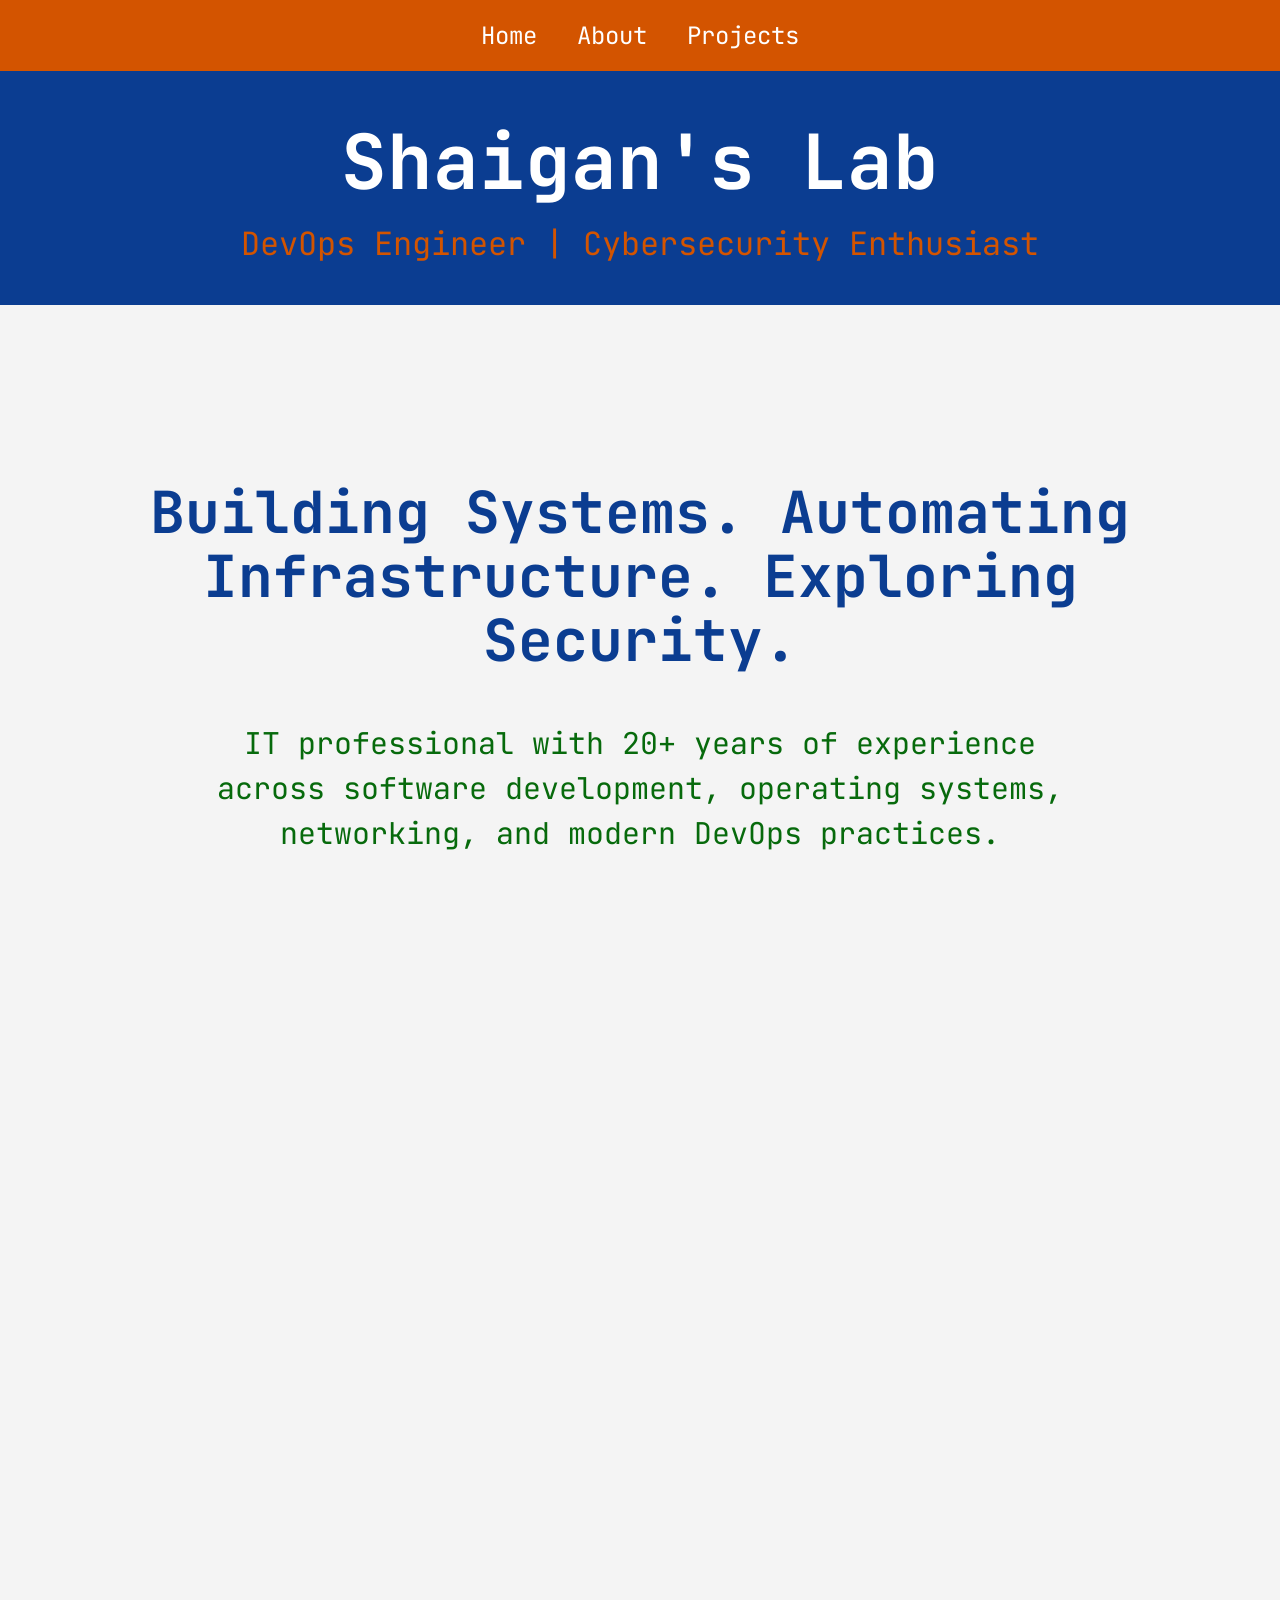
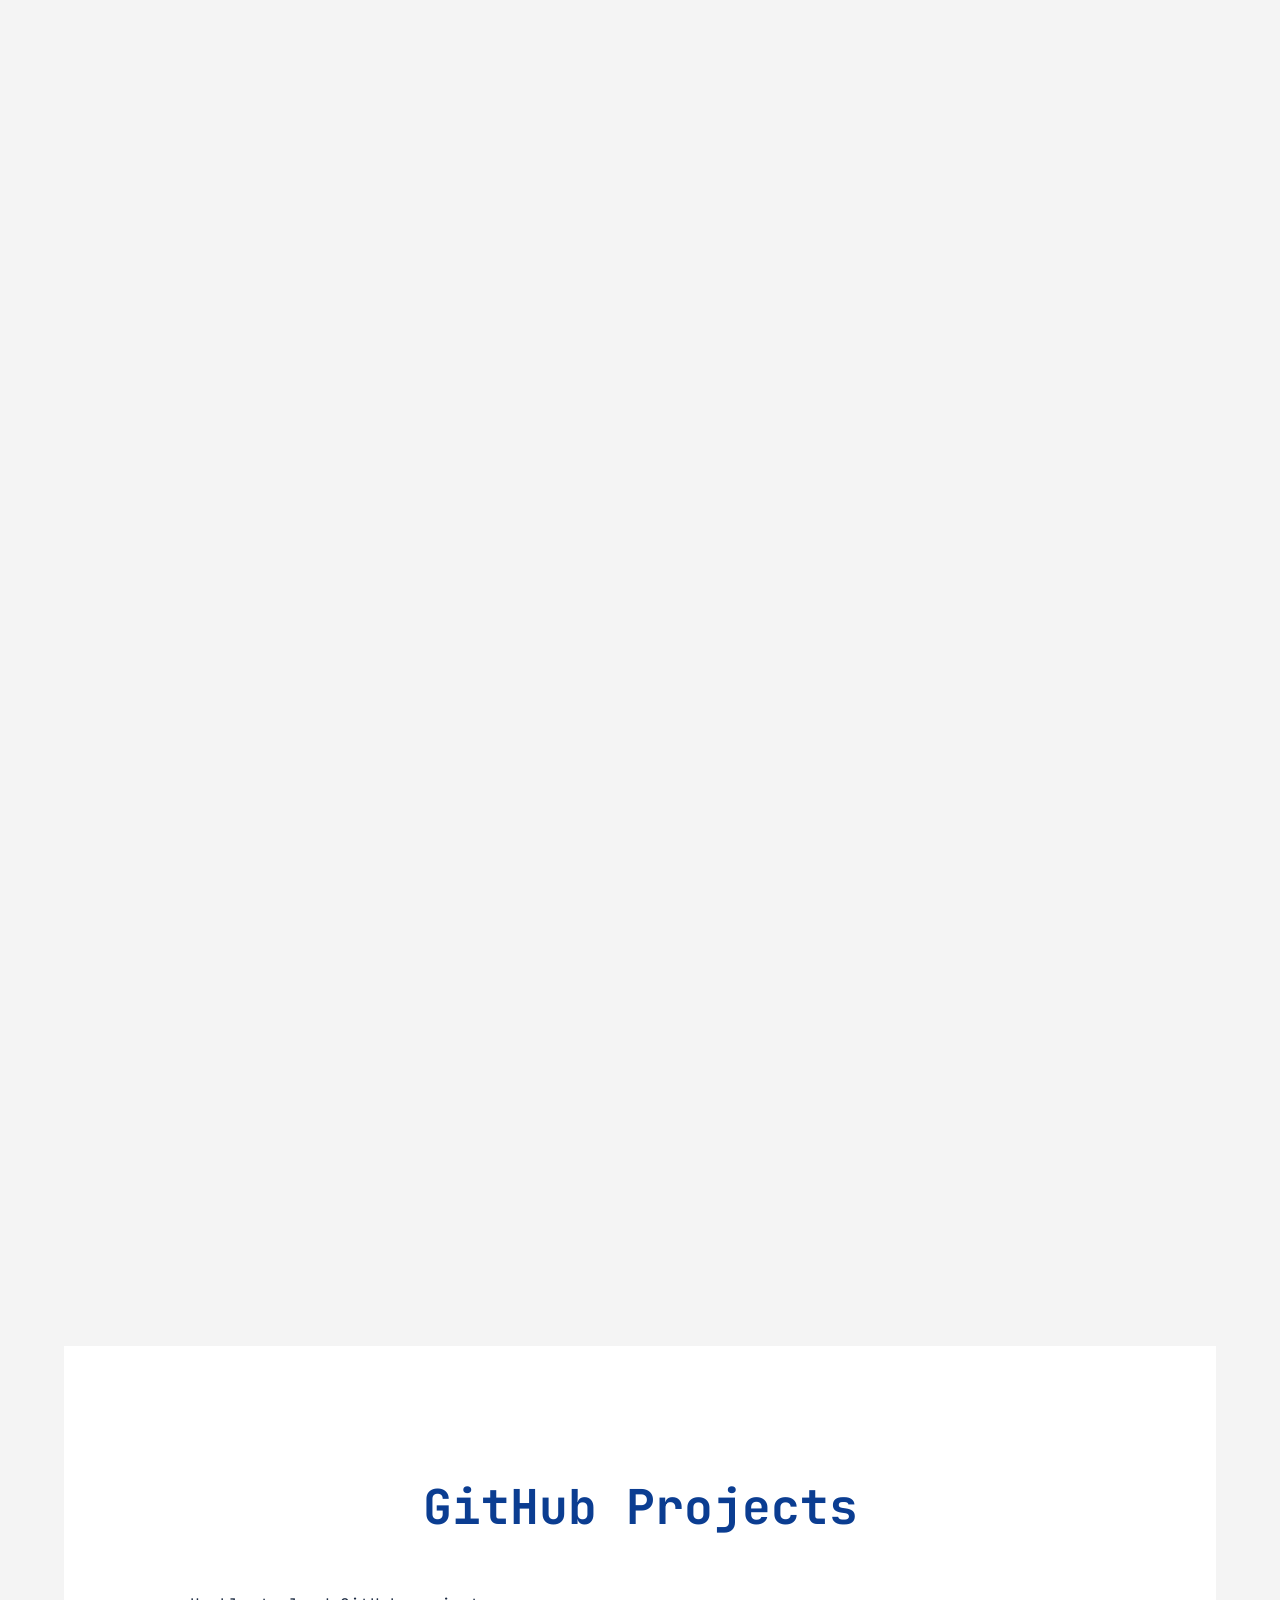
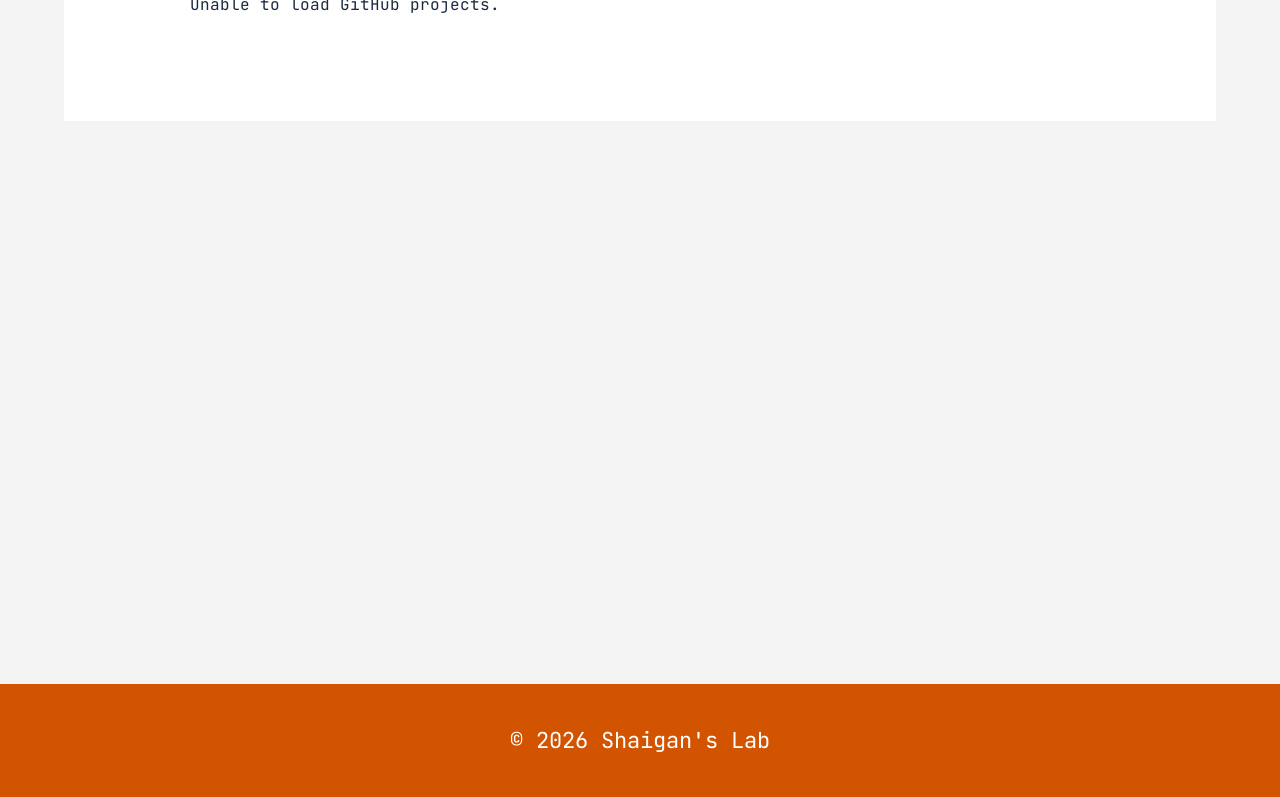
<file: index.html>
<!DOCTYPE html>
<html lang="en">

<head>
    <meta charset="UTF-8">
    <meta name="viewport" content="width=device-width, initial-scale=1.0">

    <title>Shaigan's Lab | DevOps & Cybersecurity</title>
    <link href="https://fonts.googleapis.com/css2?family=JetBrains+Mono:wght@400;700&display=swap" rel="stylesheet">
    <link rel="stylesheet" href="style.css">
</head>

<body>
	
<nav>
    <a href="index.html">Home</a>
    <a href="about.html">About</a>
    <a href="projects.html">Projects</a>
</nav>

<header>
    <h1>Shaigan's Lab</h1>
    <p>DevOps Engineer | Cybersecurity Enthusiast</p>
</header>


<section id="hero">

    <h2>Building Systems. Automating Infrastructure. Exploring Security.</h2>

    <p>
        IT professional with 20+ years of experience across
        software development, operating systems, networking,
        and modern DevOps practices.
    </p>

</section>


<section id="skills">

    <h2>Technical Experience</h2>

    <div class="skills">

        <div>
            <h3>Development</h3>
            <p>
                Python, JavaScript, PHP, HTML/CSS,
                Apache, MySQL, WordPress
            </p>
        </div>


        <div>
            <h3>Systems & Infrastructure</h3>
            <p>
                Linux, Debian, Windows,
                Servers, Networking, VPN Infrastructure
            </p>
        </div>


        <div>
            <h3>DevOps</h3>
            <p>
                Git, GitHub, Docker, CI/CD,
                Cloud Platforms, Automation
            </p>
        </div>


        <div>
            <h3>Cybersecurity</h3>
            <p>
                System Hardening, Network Security,
                Security Testing Labs
            </p>
        </div>

    </div>

</section>


<section id="projects">

    <h2>Featured Projects</h2>

    <div class="project-grid">

        <article class="project-card">

            <h3>Debian Home Lab</h3>

            <p>
                Linux-based home infrastructure focused on
                system administration, networking, automation,
                and security experimentation.
            </p>

            <span>Debian · Linux · Networking</span>

	    <div class="project-links">
                <a href="debian-home-lab.html">View Project</a>
                <a href="https://github.com/ShaigansCyberLab" target="_blank" rel="noopener noreferrer">GitHub</a>
            </div>

        </article>


        <article class="project-card">

            <h3>VPN Infrastructure</h3>

            <p>
                Secure VPN infrastructure exploring remote access,
                encrypted networking, DNS, routing, and
                infrastructure security.
            </p>

            <span>OpenVPN · WireGuard · Networking</span>
            <div class="project-links">
                <a href="https://github.com/ShaigansCyberLab" target="_blank" rel="noopener noreferrer">View Project</a>
                <a href="https://github.com/ShaigansCyberLab" target="_blank" rel="noopener noreferrer">GitHub</a>
            </div>
        </article>


        <article class="project-card">

            <h3>DevOps Lab</h3>

            <p>
                Practical DevOps environment covering Git,
                Docker, CI/CD, automation, infrastructure,
                and deployment workflows.
            </p>

            <span>Git · Docker · CI/CD</span>
            <div class="project-links">
                <a href="https://github.com/ShaigansCyberLab/devops-lab" target="_blank" rel="noopener noreferrer">View Project</a>
                <a href="https://github.com/ShaigansCyberLab" target="_blank" rel="noopener noreferrer">GitHub</a>
            </div>
        </article>


        <article class="project-card">

            <h3>Web Applications</h3>

            <p>
                Web development projects combining frontend,
                backend, databases, server configuration,
                and deployment.
            </p>

            <span>PHP · Python · JavaScript · MySQL</span>
            <div class="project-links">
                <a href="https://github.com/ShaigansCyberLab/CRUD_SYSTEM_PHP" target="_blank" rel="noopener noreferrer">View Project</a>
                <a href="https://github.com/ShaigansCyberLab" target="_blank" rel="noopener noreferrer">GitHub</a>
            </div>
        </article>

    </div>

</section>

<section id="github-projects">

    <h2>GitHub Projects</h2>

    <div id="github-project-grid" class="project-grid">
        <p>Loading GitHub projects...</p>
    </div>

</section>

<section id="terminal">
    <h2>Interactive Terminal</h2>

    <div class="terminal-window">
        <div class="terminal-output">
            <p>Welcome to Shaigan's Lab.</p>
            <p>Type <span>help</span> to see available commands.</p>
        </div>

        <div class="terminal-input">
            <span>shaigan@lab:~$</span>
            <input type="text" aria-label="Terminal command" autocomplete="off">
        </div>
    </div>
</section>

<footer>

    <p>
        © 2026 Shaigan's Lab
    </p>

</footer>


<script src="script.js"></script>

</body>

</html>
</file>
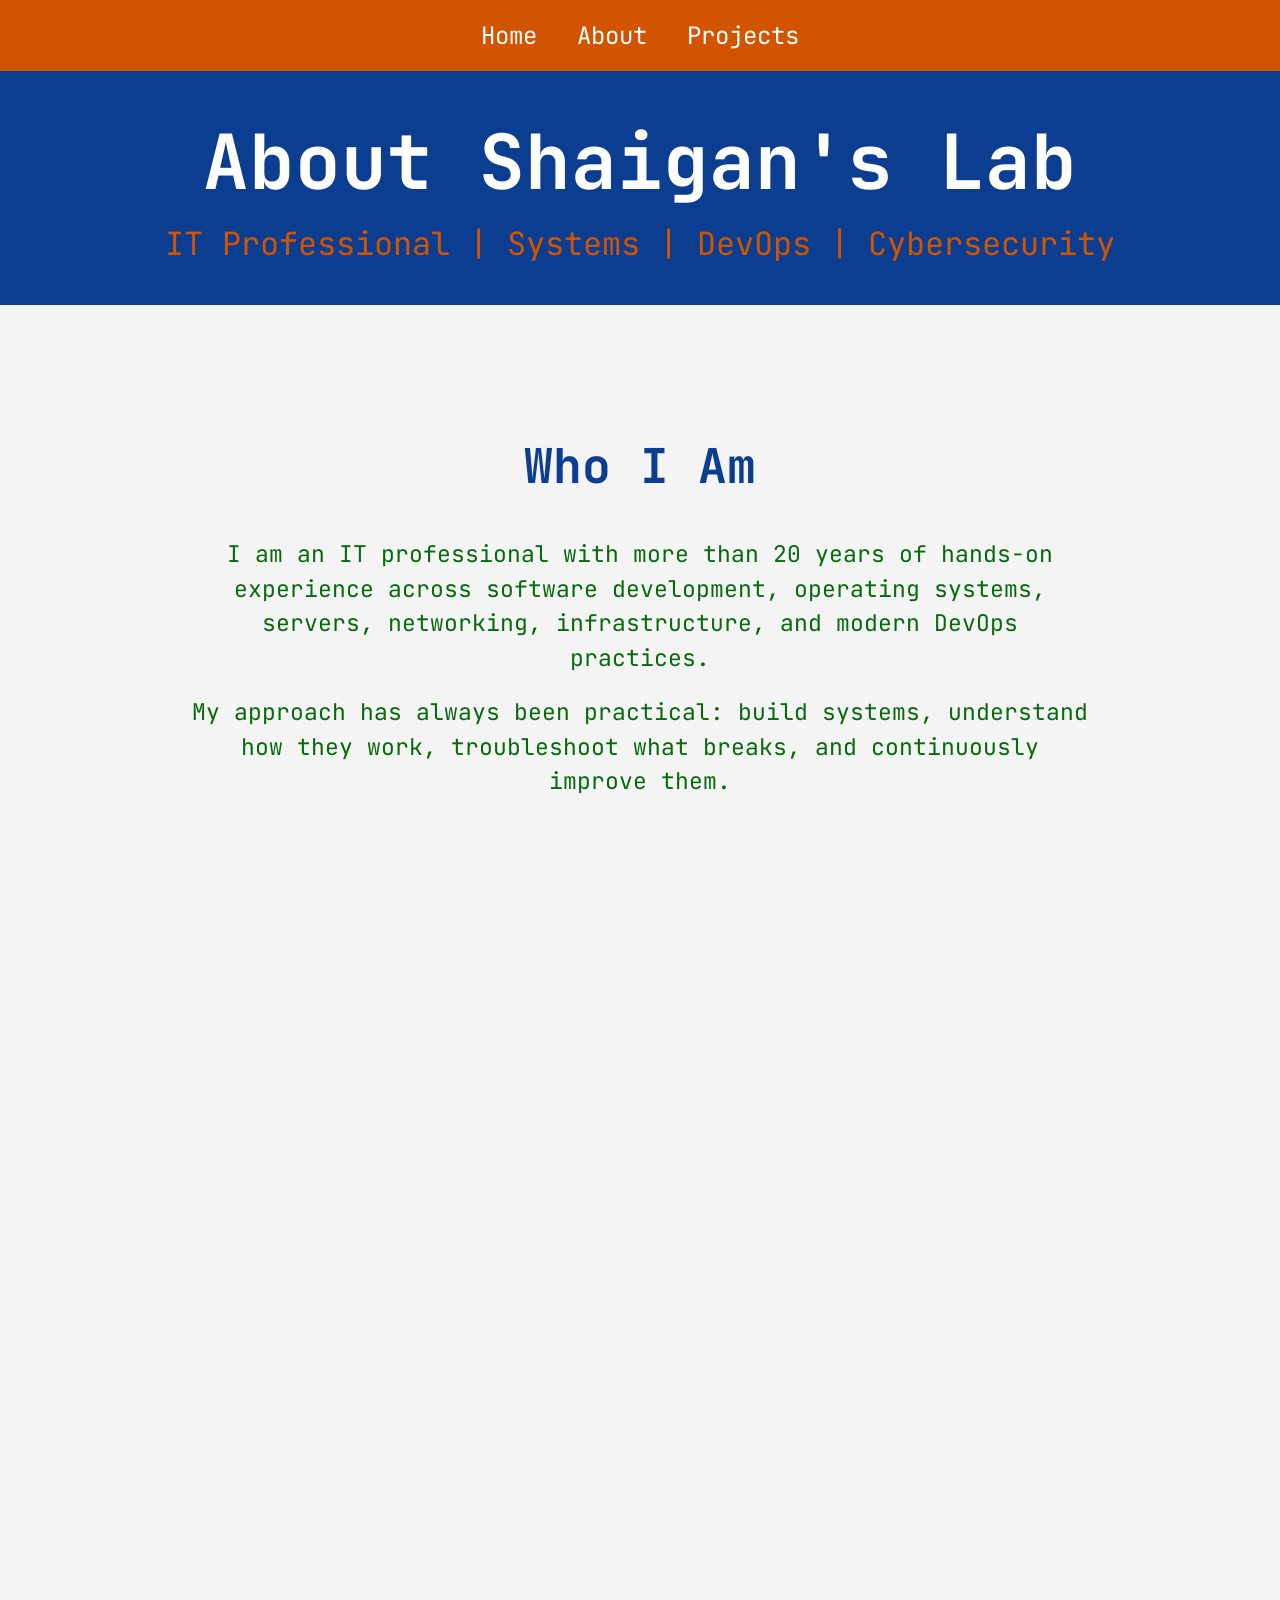
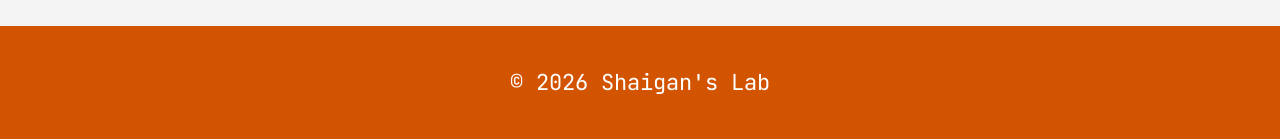
<file: about.html>
<!DOCTYPE html>
<html lang="en">

<head>
    <meta charset="UTF-8">
    <meta name="viewport" content="width=device-width, initial-scale=1.0">

    <title>About | Shaigan's Lab</title>

    <link href="https://fonts.googleapis.com/css2?family=JetBrains+Mono:wght@400;700&display=swap" rel="stylesheet">
    <link rel="stylesheet" href="style.css">
</head>

<body>

<nav>
    <a href="index.html">Home</a>
    <a href="about.html">About</a>
    <a href="projects.html">Projects</a>
</nav>


<header>

    <h1>About Shaigan's Lab</h1>

    <p>
        IT Professional | Systems | DevOps | Cybersecurity
    </p>

</header>


<section id="about">

    <h2>Who I Am</h2>

    <p>
        I am an IT professional with more than 20 years of
        hands-on experience across software development,
        operating systems, servers, networking, infrastructure,
        and modern DevOps practices.
    </p>

    <p>
        My approach has always been practical: build systems,
        understand how they work, troubleshoot what breaks,
        and continuously improve them.
    </p>

</section>


<section id="background">

    <h2>Professional Background</h2>

    <p>
        My experience spans software development, Linux and
        Windows administration, server infrastructure,
        networking, VPNs, web technologies, databases,
        automation, and security.
    </p>

    <p>
        Over time, these areas naturally came together into
        a broader interest in DevOps, infrastructure
        automation, cloud technologies, and cybersecurity.
    </p>

</section>


<section id="focus">

    <h2>Technical Focus</h2>

    <div class="about-grid">

        <div class="about-card">

            <h3>Development</h3>

            <p>
                PHP, Python, JavaScript, HTML/CSS,
                MySQL, Apache, and WordPress.
            </p>

        </div>


        <div class="about-card">

            <h3>Systems</h3>

            <p>
                Linux, Debian, Windows, servers,
                virtualization, and system administration.
            </p>

        </div>


        <div class="about-card">

            <h3>Infrastructure</h3>

            <p>
                Networking, DNS, VPN infrastructure,
                routing, automation, and deployment.
            </p>

        </div>


        <div class="about-card">

            <h3>Security</h3>

            <p>
                System hardening, network security,
                security testing, and security labs.
            </p>

        </div>

    </div>

</section>


<section id="approach">

    <h2>How I Work</h2>

    <p>
        I prefer learning and solving problems by working
        directly with real systems rather than relying only
        on theory.
    </p>

    <p>
        I break complex problems into smaller components,
        inspect the system, test changes, troubleshoot failures,
        and automate repetitive work whenever possible.
    </p>

</section>


<section id="exploring">

    <h2>Currently Exploring</h2>

    <p>
        DevOps, Docker, CI/CD, cloud infrastructure,
        cybersecurity, local AI, automation, and
        increasingly complex infrastructure projects.
    </p>

</section>


<footer>

    <p>© 2026 Shaigan's Lab</p>

</footer>


<script src="script.js"></script>

</body>

</html>
</file>
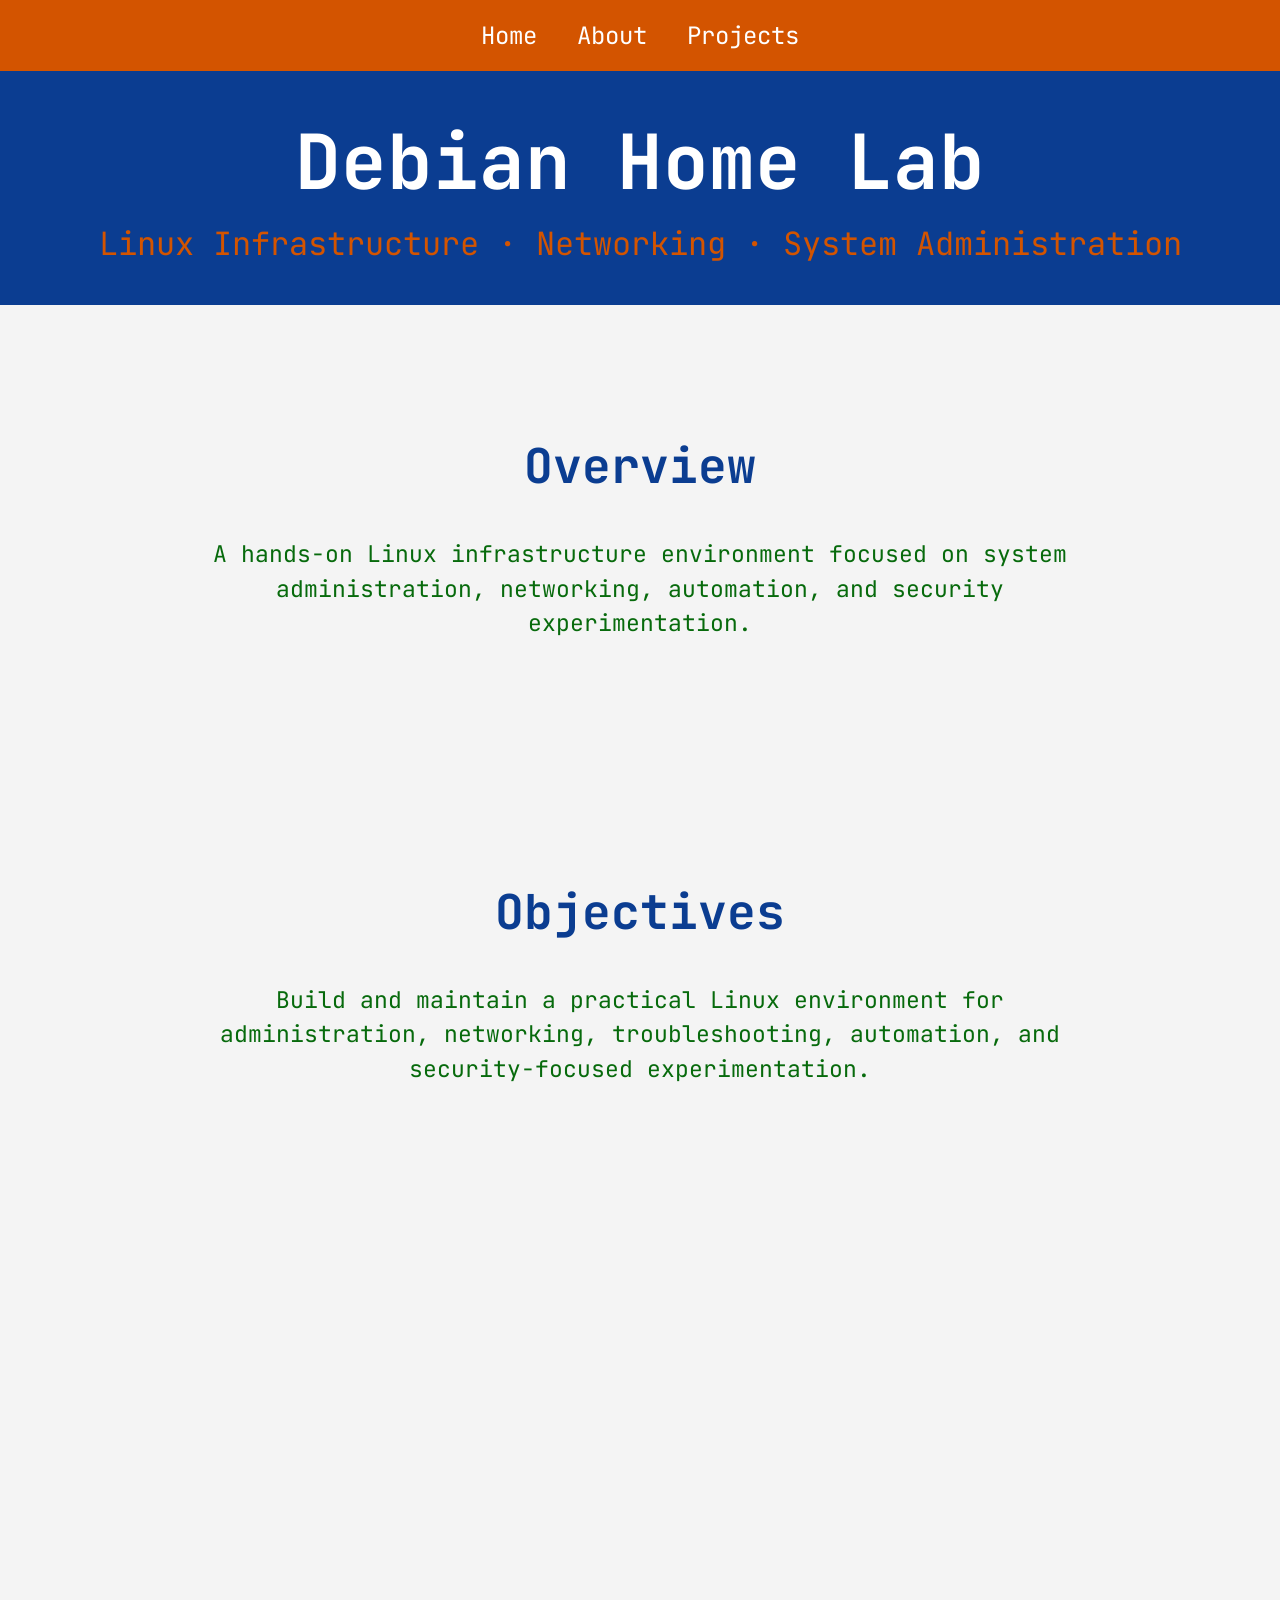
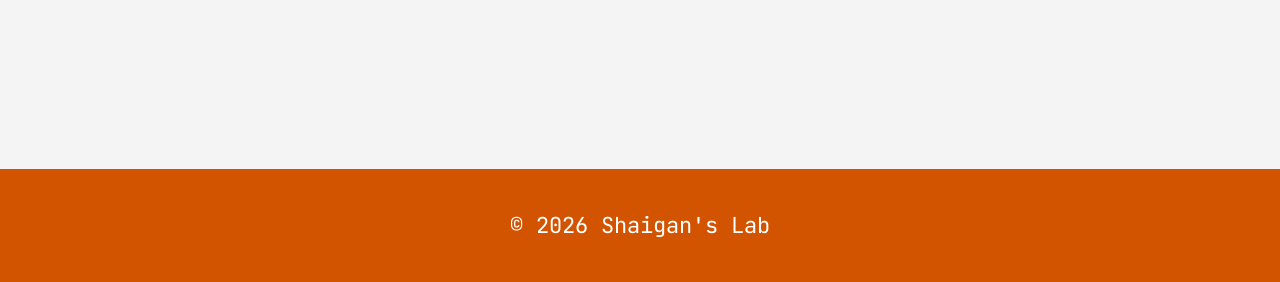
<file: debian-home-lab.html>
<!DOCTYPE html>
<html lang="en">

<head>
    <meta charset="UTF-8">
    <meta name="viewport" content="width=device-width, initial-scale=1.0">

    <title>Debian Home Lab | Shaigan's Lab</title>

    <link href="https://fonts.googleapis.com/css2?family=JetBrains+Mono:wght@400;700&display=swap" rel="stylesheet">
    <link rel="stylesheet" href="style.css">
</head>

<body>

<nav>
    <a href="index.html">Home</a>
    <a href="about.html">About</a>
    <a href="projects.html">Projects</a>
</nav>

<header>
    <h1>Debian Home Lab</h1>
    <p>Linux Infrastructure · Networking · System Administration</p>
</header>

<section id="project-overview">
    <h2>Overview</h2>

    <p>
        A hands-on Linux infrastructure environment focused on
        system administration, networking, automation, and security experimentation.
    </p>
</section>

<section id="project-objectives">
    <h2>Objectives</h2>

    <p>
        Build and maintain a practical Linux environment for
        administration, networking, troubleshooting, automation,
        and security-focused experimentation.
    </p>
</section>

<section id="project-environment">
    <h2>Environment</h2>

    <div class="project-info-grid">

        <div class="project-info-card">
            <h3>Operating System</h3>
            <p>Debian Linux</p>
        </div>

        <div class="project-info-card">
            <h3>Networking</h3>
            <p>Routing · DNS · VPN · Network Services</p>
        </div>

        <div class="project-info-card">
            <h3>Administration</h3>
            <p>Users · Permissions · Services · Storage</p>
        </div>

        <div class="project-info-card">
            <h3>Tools</h3>
            <p>Git · SSH · ADB · OpenVPN · WireGuard</p>
        </div>

    </div>
</section>

<section id="project-work">
    <h2>What I Built</h2>

    <p>
        Practical infrastructure work involving Linux configuration,
        network services, VPN connectivity, system troubleshooting,
        and command-line administration.
    </p>
</section>

<section id="project-security">
    <h2>Security Focus</h2>

    <p>
        The lab provides an environment for exploring system hardening,
        network security, secure remote access, and controlled security testing.
    </p>
</section>

<section id="project-learning">
    <h2>Challenges & Results</h2>

    <p>
        Real-world troubleshooting and configuration challenges are used
        to strengthen practical administration, networking, and infrastructure skills.
    </p>
</section>

<section id="project-back">
    <a href="projects.html">← Back to Projects</a>
</section>

<footer>
    <p>© 2026 Shaigan's Lab</p>
</footer>

<script src="script.js"></script>

</body>
</html>
</file>
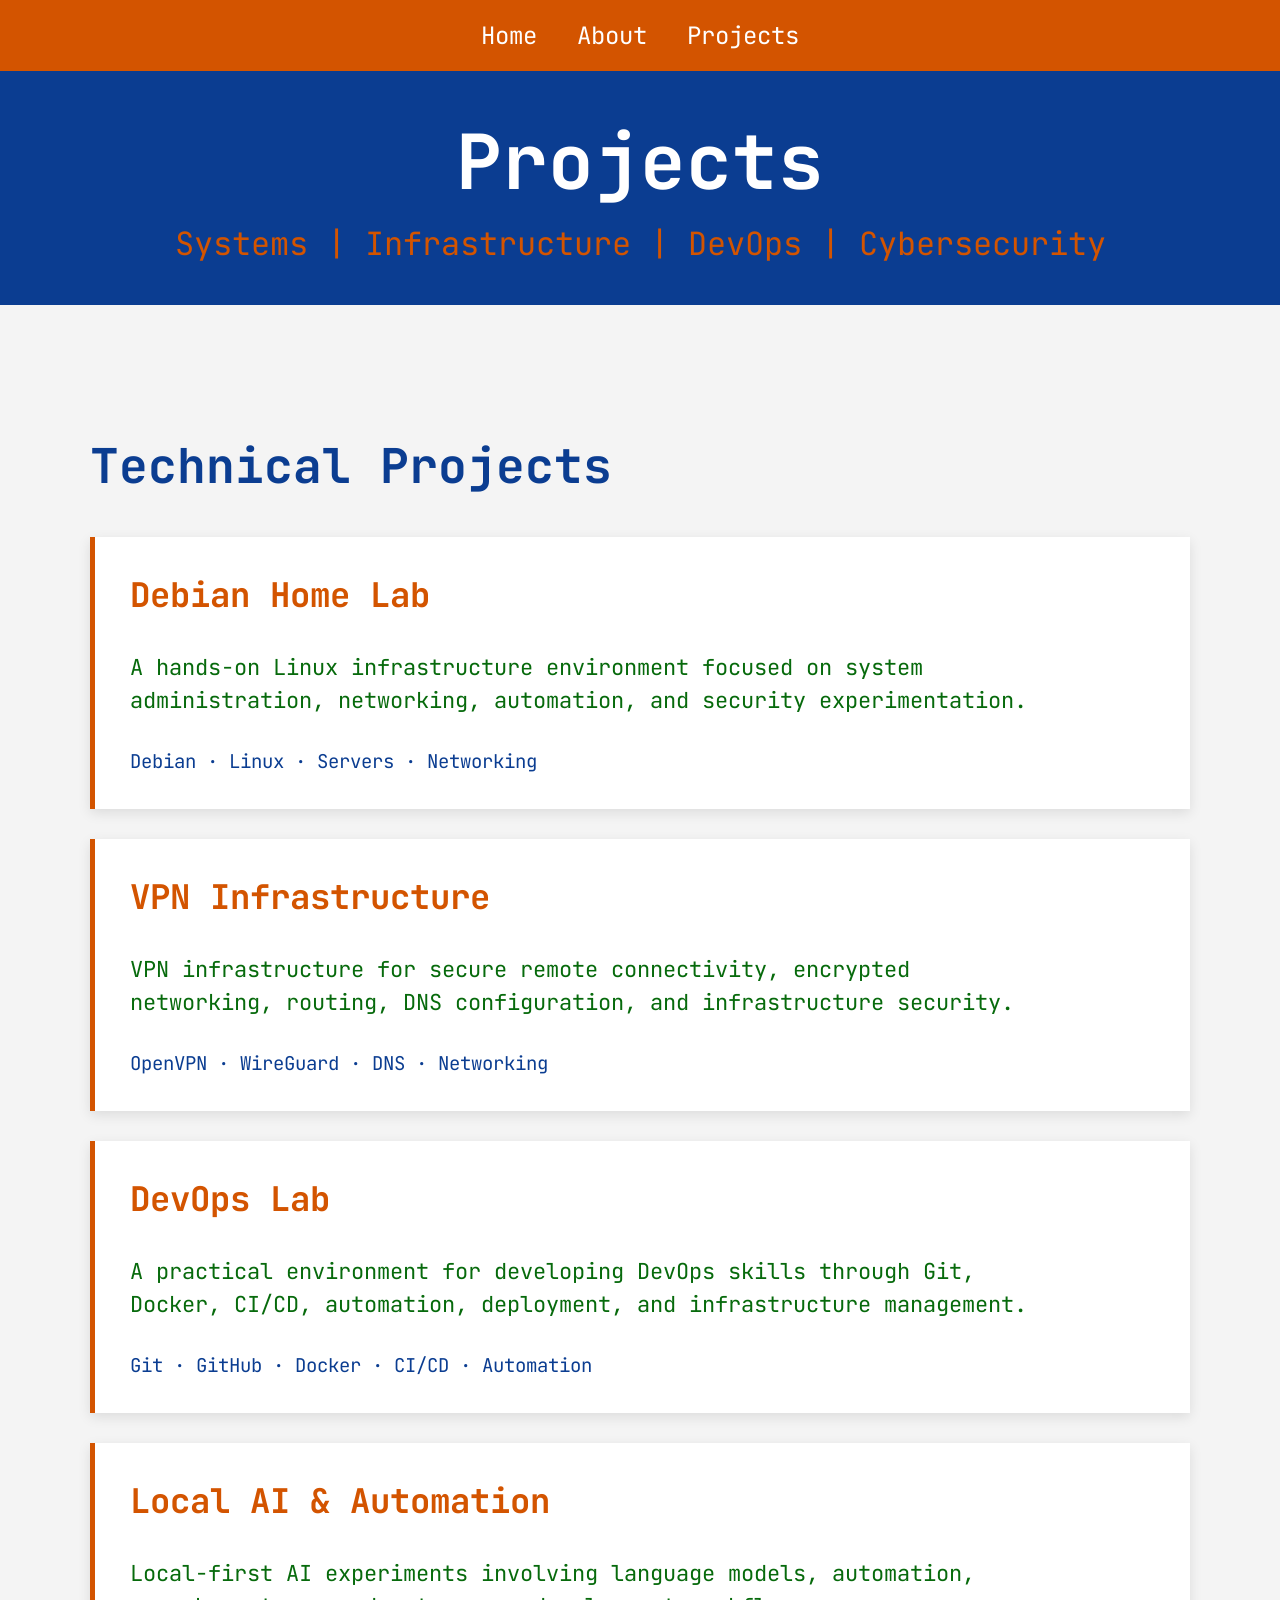
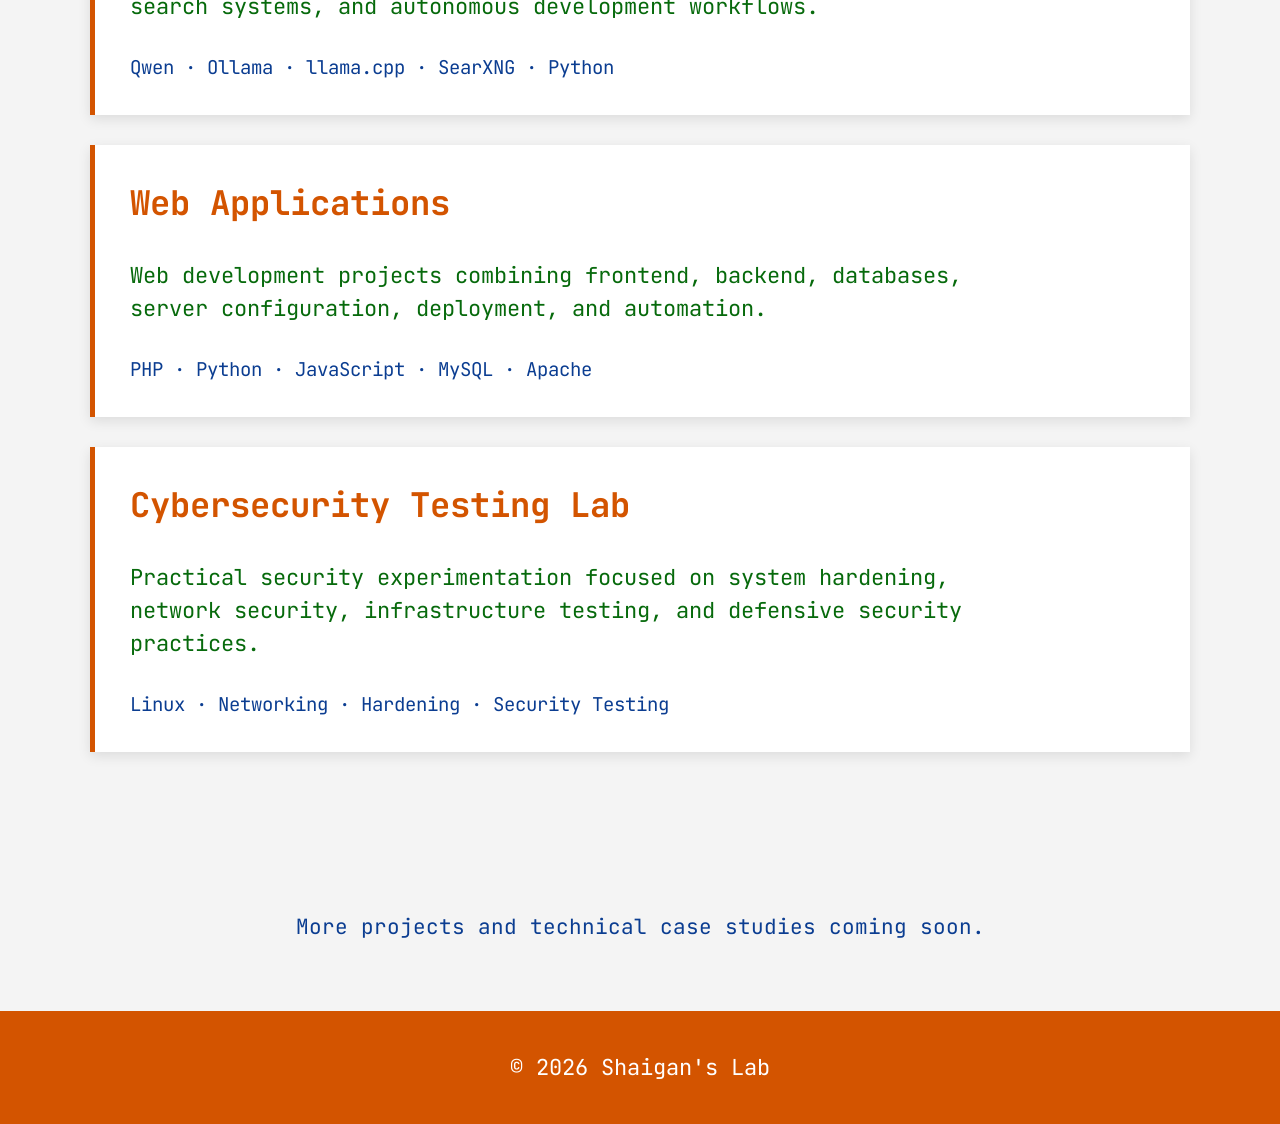
<file: projects.html>
<!DOCTYPE html>
<html lang="en">

<head>
    <meta charset="UTF-8">
    <meta name="viewport" content="width=device-width, initial-scale=1.0">

    <title>Projects | Shaigan's Lab</title>

    <link href="https://fonts.googleapis.com/css2?family=JetBrains+Mono:wght@400;700&display=swap" rel="stylesheet">
    <link rel="stylesheet" href="style.css">
</head>

<body>

<nav>
    <a href="index.html">Home</a>
    <a href="about.html">About</a>
    <a href="projects.html">Projects</a>
</nav>


<header>

    <h1>Projects</h1>

    <p>
        Systems | Infrastructure | DevOps | Cybersecurity
    </p>

</header>


<section id="project-list">

    <h2>Technical Projects</h2>


    <article class="project-detail">

        <h3>Debian Home Lab</h3>

        <p>
            A hands-on Linux infrastructure environment focused
            on system administration, networking, automation,
            and security experimentation.
        </p>

        <span>
            Debian · Linux · Servers · Networking
        </span>

    </article>


    <article class="project-detail">

        <h3>VPN Infrastructure</h3>

        <p>
            VPN infrastructure for secure remote connectivity,
            encrypted networking, routing, DNS configuration,
            and infrastructure security.
        </p>

        <span>
            OpenVPN · WireGuard · DNS · Networking
        </span>

    </article>


    <article class="project-detail">

        <h3>DevOps Lab</h3>

        <p>
            A practical environment for developing DevOps skills
            through Git, Docker, CI/CD, automation, deployment,
            and infrastructure management.
        </p>

        <span>
            Git · GitHub · Docker · CI/CD · Automation
        </span>

    </article>


    <article class="project-detail">

        <h3>Local AI & Automation</h3>

        <p>
            Local-first AI experiments involving language models,
            automation, search systems, and autonomous development
            workflows.
        </p>

        <span>
            Qwen · Ollama · llama.cpp · SearXNG · Python
        </span>

    </article>


    <article class="project-detail">

        <h3>Web Applications</h3>

        <p>
            Web development projects combining frontend,
            backend, databases, server configuration,
            deployment, and automation.
        </p>

        <span>
            PHP · Python · JavaScript · MySQL · Apache
        </span>

    </article>


    <article class="project-detail">

        <h3>Cybersecurity Testing Lab</h3>

        <p>
            Practical security experimentation focused on
            system hardening, network security, infrastructure
            testing, and defensive security practices.
        </p>

        <span>
            Linux · Networking · Hardening · Security Testing
        </span>

    </article>

</section>

    <div class="project-bottom-space">
        <p>More projects and technical case studies coming soon.</p>
    </div>

<footer>

    <p>© 2026 Shaigan's Lab</p>

</footer>


<script src="script.js"></script>

</body>

</html>
</file>
<file: style.css>
/* =========================
   Base
   ========================= */

* {
    box-sizing: border-box;
}

html {
    scroll-behavior: smooth;
}

body {
    font-family: "JetBrains Mono", monospace;
    background: #f4f4f4;
    color: #1b2a41;
    margin: 0;
    padding: 0;
    overflow-x: hidden;
}

/* =========================
   Navigation
   ========================= */

nav {
    text-align: center;
    padding: 20px;
    background: #d35400;
}

nav a {
    color: white;
    text-decoration: none;
    margin: 15px;
    font-size: 24px;

    transition:
        color 0.4s ease,
        transform 0.3s ease;
}

nav a:hover {
    color: #0b3d91;
}


/* =========================
   Header
   ========================= */

header {
    background: #0b3d91;
    color: #d35400;
    text-align: center;
    padding: 40px;
}

header h1 {
    font-size: clamp(38px, 6vw, 76px);
    margin: 0 0 10px;
    color: #ffffff;
}

header p {
    font-size: clamp(19px, 2.5vw, 32px);
    margin: 0;
}


/* =========================
   Sections
   ========================= */

section {
    width: min(90%, 1300px);
    padding-top: clamp(45px, 7vw, 100px);
    padding-bottom: clamp(45px, 7vw, 100px);
    margin: auto;
}

h2 {
    color: #0b3d91;
    font-size: clamp(30px, 4vw, 48px);
}


/* =========================
   Hero
   ========================= */

#hero {
    width: min(90%, 1100px);

    padding-top: clamp(60px, 10vw, 140px);
    padding-bottom: clamp(60px, 10vw, 140px);

    margin: auto;
    text-align: center;
}

#hero h2{
    transition: color 0.4s ease;
}

#hero h2 {
    color: #0b3d91;

    font-size: clamp(30px, 5vw, 58px);
    line-height: 1.1;
}

#hero p {
   
    color: #076A0C;
    font-size: clamp(19px, 2.5vw, 30px);
    line-height: 1.5;

    max-width: min(90%, 900px);
    margin: auto;
}

#hero:has(p:hover) h2 {
    color: #d35400;
}


/* =========================
   Skills
   ========================= */

.skills {
    display: grid;

    grid-template-columns:
        repeat(2, minmax(300px, 1fr));

    gap: 30px;
}

.skills div {
    background: #ffffff;
    color: #d35400;

    border-left: 5px solid #d35400;

    padding: 30px;
    min-height: 150px;

    box-shadow:
        0 4px 12px rgba(0, 0, 0, 0.1);

    transition:
        color 0.4s ease,
        border-color 0.4s ease,
        transform 0.3s ease,
        box-shadow 0.4s ease;
}

.skills div:hover {
    background: #ffffff;
    color: #0b3d91;

    border-left-color: #0b3d91;

    transform: translateY(-8px);

    box-shadow:
        0 10px 25px rgba(0, 0, 0, 0.18);
}

.skills h3 {
    color: #d35400;

    font-size: 30px;
    margin-top: 0;

    transition: color 0.4s ease;
}

.skills p {
    color: #076A0C;

    font-size: 22px;
    line-height: 1.5;

    transition: color 0.4s ease;
}

.skills div:hover h3,
.skills div:hover p {
    color: #0b3d91;
}


/* =========================
   Technical Experience
   ========================= */

#skills h2 {
    color: #0b3d91;

    transition: color 0.4s ease;
}

#skills:has(.skills div:hover) h2 {
    color: #d35400;
}


/* =========================
   Projects
   ========================= */

#projects {
    background: #ffffff;
}

#projects h2{
    transition: color 0.4s ease;
}

#projects h2 {
    color: #0b3d91;
}

#projects p {
    color: #076A0C;
}

#projects:has(p:hover) h2 {
    color: #d35400;
}


/* =========================
   Footer
   ========================= */

footer {
    background: #d35400;
    color: white;

    text-align: center;

    padding: 20px;
}

footer p {
    font-size: 22px;
}


/* =========================
   Tablet
   ========================= */

@media (max-width: 900px) {

    .project-grid {
        grid-template-columns:
            repeat(2, minmax(0, 1fr));
    }

    .skills {
        grid-template-columns:
            repeat(2, minmax(0, 1fr));
    }

    section {
        width: 88%;
    }
}


/* =========================
   Mobile
   ========================= */

@media (max-width: 650px) {

    nav {
        padding: 15px 10px;
    }

    nav a {
        display: inline-block;
        margin: 6px 8px;
        font-size: 21px;
    }

    .skills {
        grid-template-columns: 1fr;
        gap: 20px;
    }

    section {
        width: 90%;
    }

    #hero {
        width: 90%;
    }

    .project-grid {
        grid-template-columns: 1fr;
        gap: 20px;
    }
}


/* =========================
   Small Phones
   ========================= */

@media (max-width: 400px) {

    nav {
        padding: 12px 8px;
    }

    nav a {
        margin: 5px;
        font-size: 19px;
    }

    section {
        width: 88%;
    }

    .skills div {
        padding: 25px;
    }
}


/* =========================
   iPhone / iPad Safe Areas
   ========================= */

@supports (padding: env(safe-area-inset-top)) {

    body {
        padding-left: env(safe-area-inset-left);
        padding-right: env(safe-area-inset-right);
    }

    footer {
        padding-bottom:
            calc(20px + env(safe-area-inset-bottom));
    }
}


/* =========================
   Mobile Navigation
   ========================= */

.menu-button {
    display: none;

    background: #0b3d91;
    color: #ffffff;

    border: none;
    padding: 8px 14px;

    font-family: "JetBrains Mono", monospace;
    font-size: 30px;

    cursor: pointer;

    transition:
        background 0.3s ease,
        color 0.3s ease,
        transform 0.3s ease;
}

.menu-button:hover {
    background: #ffffff;
    color: #0b3d91;
}

@media (max-width: 650px) {

    nav {
        position: relative;
    }

    .menu-button {
        display: block;
        margin: 0 auto;
    }

    nav a {
        display: block;

        max-height: 0;
        overflow: hidden;

        margin: 0;
        padding: 0;

        opacity: 0;

        transition:
            max-height 0.4s ease,
            opacity 0.3s ease,
            padding 0.4s ease,
            margin 0.4s ease;
    }
    
    nav a:hover {
    color: #0b3d91;
}
    nav.menu-open a {
        max-height: 60px;
        margin: 6px 0;
        padding: 6px;

        opacity: 1;
    }
}


/* =========================
   Scroll Reveal
   ========================= */

.reveal {
    opacity: 0;
    transform: translateY(40px);

    transition:
        opacity 0.8s ease,
        transform 0.8s ease;
}

.reveal.visible {
    opacity: 1;
    transform: translateY(0);
}

/* =========================
   Project Cards
   ========================= */

.project-grid {
    display: grid;

    grid-template-columns:
        repeat(2, minmax(300px, 1fr));

    gap: 30px;

    margin-top: 40px;
}

.project-card {
    display: flex;
    flex-direction: column ;
    background: #ffffff;
    color: #d35400;

    border-left: 5px solid #d35400;

    padding: 30px;

    min-height: 220px;

    box-shadow:
        0 4px 12px rgba(0, 0, 0, 0.1);

    transition:
        color 0.4s ease,
        border-color 0.4s ease,
        transform 0.3s ease,
        box-shadow 0.4s ease;
}

.project-card h3 {
    color: #d35400;

    font-size: 32px;

    margin-top: 0;

    transition: color 0.4s ease;
}

.project-card p {
    color: #076A0C;
    min-height: 90px;

    font-size: 21px;

    line-height: 1.5;

    transition: color 0.4s ease;
}

.project-card span {
    display: inline-block;

    margin-top: 15px;

    color: #0b3d91;

    font-size: 18px;

    transition: color 0.4s ease;
}

.project-card:hover {
    color: #0b3d91;

    border-left-color: #0b3d91;

    transform: translateY(-8px);

    box-shadow:
        0 10px 25px rgba(0, 0, 0, 0.18);
}

.project-card:hover h3,
.project-card:hover p,
.project-card:hover span {
    color: #0b3d91;
}

.project-links {
    display: flex;
    gap: 15px;
    margin-top: 25px;
}

.project-links a {
    display: inline-block;

    background: #0b3d91;
    color: #ffffff;

    text-decoration: none;

    padding: 8px 18px;

    font-size: 19px;

    border: 2px solid #0b3d91;

    transition:
        background 0.3s ease,
        color 0.3s ease,
        border-color 0.3s ease,
        transform 0.3s ease;
}

.project-links a:hover {
    background: #ffffff;
    color: #076A0C;
    border-color: #0DA41C;
    transform: translateY(-3px);
}

/* =========================
   About Page
   ========================= */

#about,
#background,
#focus,
#approach,
#exploring {
    text-align: center;
}

#about p,
#background p,
#approach p,
#exploring p {
    max-width: 900px;

    margin: 20px auto;

    color: #076A0C;

    font-size: 23px;

    line-height: 1.5;
}


/* =========================
   About Cards
   ========================= */

.about-grid {
    display: grid;

    grid-template-columns:
        repeat(2, minmax(300px, 1fr));

    gap: 30px;

    margin-top: 40px;
}

.about-card {
    background: #ffffff;

    color: #d35400;

    border-left: 5px solid #d35400;

    padding: 30px;

    min-height: 160px;

    text-align: left;

    box-shadow:
        0 4px 12px rgba(0, 0, 0, 0.1);

    transition:
        color 0.4s ease,
        border-color 0.4s ease,
        transform 0.3s ease,
        box-shadow 0.4s ease;
}

.about-card h3 {
    color: #d35400;

    font-size: 30px;

    margin-top: 0;

    transition: color 0.4s ease;
}

.about-card p {
    color: #076A0C;

    font-size: 21px;

    line-height: 1.5;

    margin: 0;

    transition: color 0.4s ease;
}

.about-card:hover {
    color: #0b3d91;

    border-left-color: #0b3d91;

    transform: translateY(-8px);

    box-shadow:
        0 10px 25px rgba(0, 0, 0, 0.18);
}

.about-card:hover h3,
.about-card:hover p {
    color: #0b3d91;
}


/* =========================
   About Responsive
   ========================= */

@media (max-width: 900px) {

    .about-grid {
        grid-template-columns:
            repeat(2, minmax(0, 1fr));
    }
}


@media (max-width: 650px) {

    .about-grid {
        grid-template-columns: 1fr;
        gap: 20px;
    }

    #about p,
    #background p,
    #approach p,
    #exploring p {
        font-size: 21px;
    }
}

@media (max-width: 1000px) {
    .project-grid {
        grid-template-columns: 1fr;
    }
}

/* =========================
   Projects Page
   ========================= */

#project-list {
    width: min(90%, 1100px);
}

.project-detail {
    background: #ffffff;

    color: #d35400;

    border-left: 5px solid #d35400;

    padding: 35px;

    margin-top: 30px;

    box-shadow:
        0 4px 12px rgba(0, 0, 0, 0.1);

    transition:
        color 0.4s ease,
        border-color 0.4s ease,
        transform 0.3s ease,
        box-shadow 0.4s ease;
}

.project-detail h3 {
    color: #d35400;

    font-size: 34px;

    margin-top: 0;

    transition: color 0.4s ease;
}

.project-detail p {
    color: #076A0C;

    font-size: 22px;

    line-height: 1.5;

    max-width: 900px;

    transition: color 0.4s ease;
}

.project-detail span {
    display: inline-block;

    margin-top: 10px;

    color: #0b3d91;

    font-size: 19px;

    transition: color 0.4s ease;
}

.project-detail:hover {
    color: #0b3d91;

    border-left-color: #0b3d91;

    transform: translateY(-6px);

    box-shadow:
        0 10px 25px rgba(0, 0, 0, 0.18);
}

.project-detail:hover h3,
.project-detail:hover p,
.project-detail:hover span {
    color: #0b3d91;
}


/* =========================
   Projects Responsive
   ========================= */

@media (max-width: 650px) {

    #project-list {
        width: 90%;
    }

    .project-detail {
        padding: 25px;
    }

    .project-detail h3 {
        font-size: 29px;
    }

    .project-detail p {
        font-size: 20px;
        color: #076A0C;
    }

    .project-detail span {
        font-size: 18px;
    }
}

/* =========================
   Project Page Bottom Space
   ========================= */

.project-bottom-space {
    width: min(90%, 1100px);

    margin: 0 auto;

    padding: 50px 20px;

    text-align: center;

    color: #0b3d91;

    font-size: 21px;
}

#terminal {
    text-align: center;
}

.terminal-window {
    width: 100%;
    max-width: 1100px;
    margin: 40px auto 0;
    background: #ffffff;
    border: 3px solid #0b3d91;
    box-shadow: 0 4px 12px rgba(0,0,0,0.1);
    text-align: left;
    padding: 30px;
}

.terminal-output {
    color: #0b3d91;
    font-size: 21px;
    line-height: 1.5;
    max-height: 400px;
    overflow-y: auto;
}

.terminal-output::-webkit-scrollbar {
    width: 8px;
}

.terminal-output::-webkit-scrollbar-thumb {
    background: #0b3d91;
}

.terminal-output::-webkit-scrollbar-thumb:hover {
    background: #076A0C;

}

.terminal-output span {
     color: #076A0C;
}

.terminal-input {
    display: flex;
    gap: 10px;
    align-items: center;
    margin-top: 20px;
    color: #d35400;
    font-size: 21px;
}

.terminal-input input {
    flex: 1;
    border: none;
    outline: none;
    background: transparent;
    color: #0b3d91;
    font-family: "JetBrains Mono", monospace;
    font-size: 21px;
}

#project-overview,
#project-objectives,
#project-environment,
#project-work,
#project-security,
#project-learning,
#project-back {
    text-align: center;
}

#project-overview p,
#project-objectives p,
#project-work p,
#project-security p,
#project-learning p {
    max-width: 900px;
    margin: 20px auto;
    color: #076A0C;
    font-size: 23px;
    line-height: 1.5;
}

.project-info-grid {
    display: grid;
    grid-template-columns: repeat(2, minmax(300px, 1fr));
    gap: 30px;
    margin-top: 40px;
}

.project-info-card {
    background: #ffffff;
    color: #d35400;
    border-left: 5px solid #d35400;
    padding: 30px;
    min-height: 150px;
    text-align: left;
    box-shadow: 0 4px 12px rgba(0,0,0,0.1);
    transition:
        color 0.4s ease,
        border-color 0.4s ease,
        transform 0.3s ease,
        box-shadow 0.4s ease;
}

.project-info-card h3 {
    color: #d35400;
    font-size: 30px;
    margin-top: 0;
    transition: color 0.4s ease;
}

.project-info-card p {
    color: #076A0C;
    font-size: 21px;
    line-height: 1.5;
    margin: 0;
    transition: color 0.4s ease;
}

.project-info-card:hover {
    border-left-color: #0b3d91;
    transform: translateY(-8px);
    box-shadow: 0 10px 25px rgba(0,0,0,0.18);
}

.project-info-card:hover h3,
.project-info-card:hover p {
    color: #0b3d91;
}

#project-back {
    padding-top: 20px;
    padding-bottom: 60px;
}

#project-back a {
    display: inline-block;
    background: #0b3d91;
    color: #ffffff;
    text-decoration: none;
    padding: 10px 20px;
    font-size: 21px;
    border: 2px solid #0b3d91;
    transition:
        background 0.3s ease,
        color 0.3s ease,
        border-color 0.3s ease,
        transform 0.3s ease;
}

#project-back a:hover {
    background: #ffffff;
    color: #076A0C;
    border-color: #076A0C;
    transform: translateY(-3px);
}

#github-projects {
    background: #ffffff;
    text-align: center;
}

#github-projects h2 {
    color: #0b3d91;
    transition: color 0.4s ease;
}

#github-projects:has(.project-card:hover) h2 {
    color: #d35400;
}

#github-project-grid {
    margin-top: 40px;
}


.project-tags {
    display: flex;
    flex-wrap: wrap;
    gap: 10px;
    margin-top: 20px;
}

.project-tags span {
    display: inline-block;
    padding: 6px 12px;
    border: 2px solid #076A0C;
    color: #d35400;
    background: #ffffff;
    font-size: 18px;
    transition:
        color 0.3s ease,
        background 0.3s ease;
}

.project-tags span:hover {
    background: #076A0C;
    color: #ffffff;
}

.project-meta {
    display: flex;
    flex-wrap: wrap;
    gap: 15px;
    margin-top: 20px;
    color: #0b3d91;
    font-size: 17px;
}

.project-meta span {
    display: inline-block;
    padding: 4px 8px;
}

.project-meta span:last-child {
    color: #076A0C;
    font-weight: 700;
}
</file>
